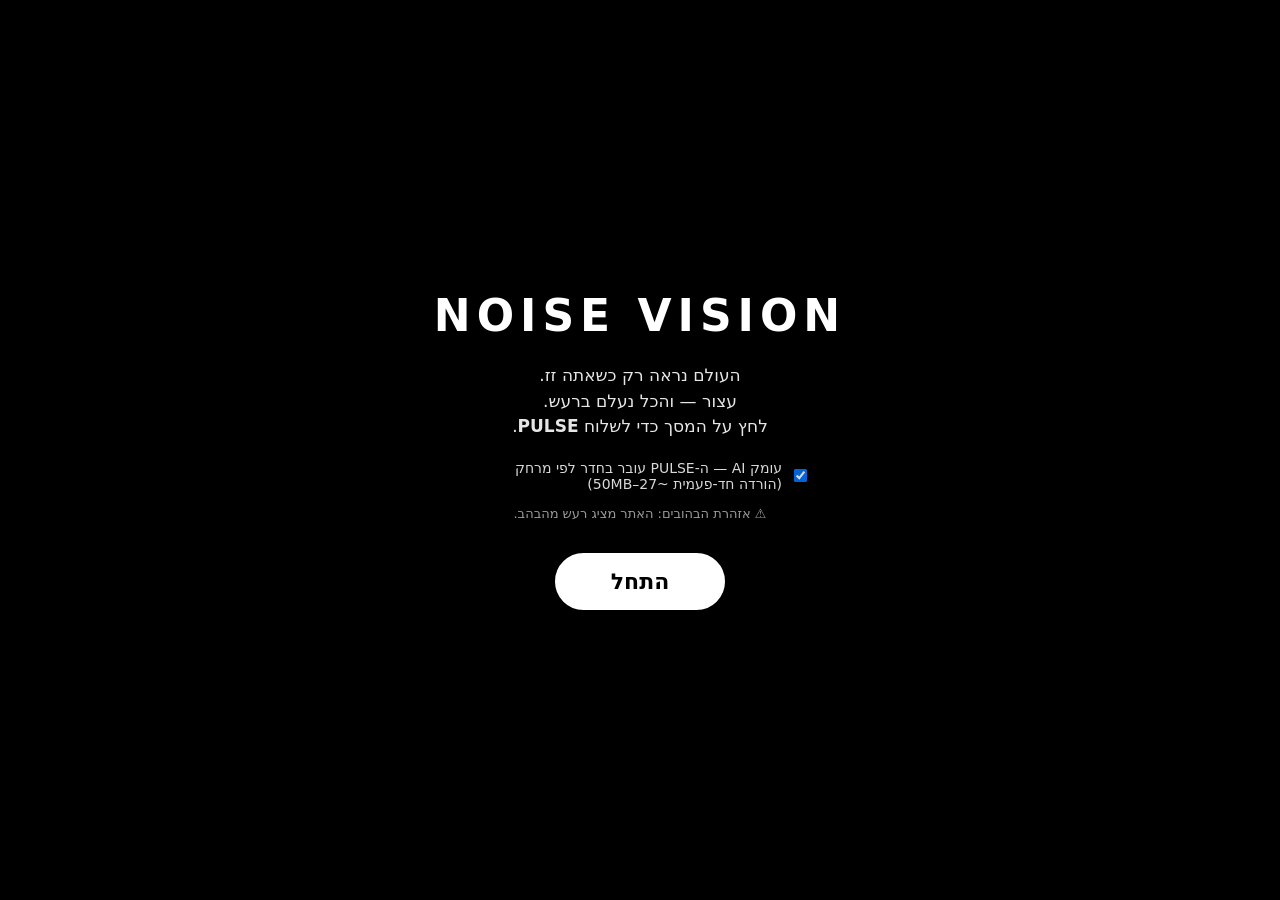
<file: noise-vision/index.html>
<!DOCTYPE html>
<html lang="he" dir="rtl">
<head>
<meta charset="utf-8">
<meta name="viewport" content="width=device-width, initial-scale=1, viewport-fit=cover, user-scalable=no">
<meta name="apple-mobile-web-app-capable" content="yes">
<meta name="theme-color" content="#000000">
<title>NOISE VISION</title>
<link rel="stylesheet" href="style.css">
</head>
<body>
<canvas id="gl"></canvas>
<video id="cam" playsinline muted autoplay></video>

<div id="start" class="overlay">
  <h1>NOISE VISION</h1>
  <p>העולם נראה רק כשאתה זז.<br>עצור — והכל נעלם ברעש.<br>לחץ על המסך כדי לשלוח <b>PULSE</b>.</p>
  <label class="startchk"><input id="ai0" type="checkbox" checked> עומק AI — ה-PULSE עובר בחדר לפי מרחק (הורדה חד-פעמית ~27–50MB)</label>
  <p class="warn">⚠️ אזהרת הבהובים: האתר מציג רעש מהבהב.</p>
  <button id="go">התחל</button>
  <p id="err" class="err" hidden></p>
</div>

<button id="gear" class="fab" hidden aria-label="הגדרות">⚙</button>
<button id="pulseBtn" class="fab pulse" hidden>PULSE</button>
<button id="torch" class="fab" hidden aria-label="פנס">🔦</button>
<div id="status" hidden></div>

<div id="panel" hidden>
  <h2>הגדרות</h2>
  <label>מצב
    <select id="mode">
      <option value="0">תנועה (מצלמה זזה → העולם מופיע)</option>
      <option value="1">קלאסי (כמו MOTUS — אזורים בהירים זזים)</option>
    </select>
  </label>
  <label>רגישות לתנועה <input id="sens" type="range" min="0" max="1" step="0.01" value="0.55"></label>
  <label>הפרדת עצמים (0 = הכל זז, גבוה = רק עצמים עם טקסטורה) <input id="sep" type="range" min="0" max="1" step="0.01" value="0.35"></label>
  <label>גודל גרעין <input id="grain" type="range" min="1" max="8" step="1" value="3"></label>
  <label>מהירות החלקה <input id="speed" type="range" min="0.2" max="3" step="0.1" value="1"></label>
  <label>סף בהירות (קלאסי) <input id="thr" type="range" min="0" max="1" step="0.01" value="0.5"></label>
  <label>משך PULSE <input id="pdur" type="range" min="0.6" max="4" step="0.1" value="1.8"></label>
  <label>דעיכת הד <input id="decay" type="range" min="0.9" max="0.995" step="0.001" value="0.975"></label>
  <div class="row">
    <label>צבע 1 <input id="colA" type="color" value="#000000"></label>
    <label>צבע 2 <input id="colB" type="color" value="#ffffff"></label>
  </div>
  <label class="chk"><input id="ai" type="checkbox" checked> עומק AI (PULSE לפי מרחק + הפרדת עצמים לפי צורה)</label>
  <label class="chk"><input id="clap" type="checkbox"> מחיאת כף = PULSE (מיקרופון)</label>
  <label class="chk"><input id="debug" type="checkbox"> מצב דיבאג (מצלמה | עומק/תנועה + זמני מודל)</label>
  <button id="close">סגור</button>
</div>

<script type="module" src="app.js"></script>
</body>
</html>
</file>
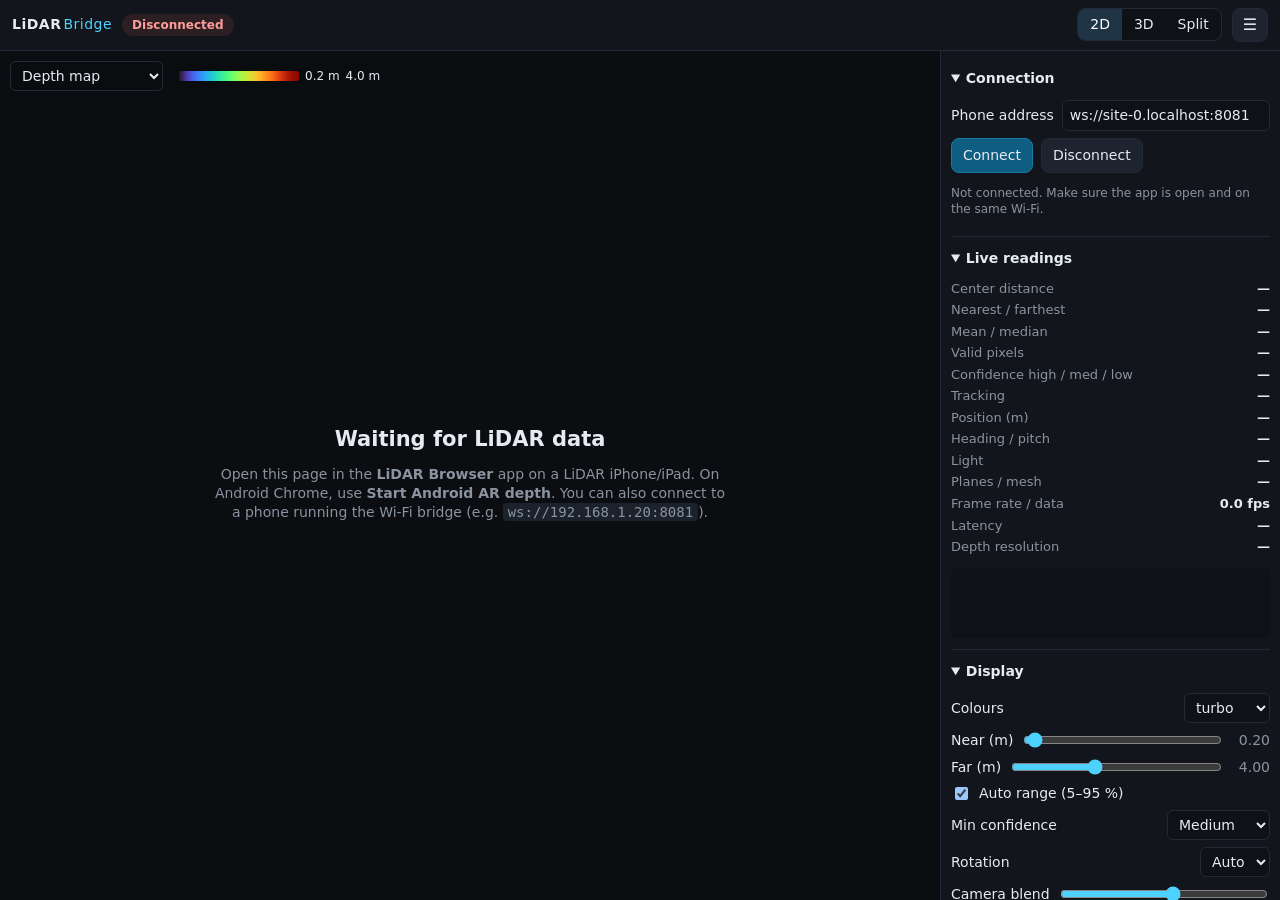
<file: lidar-browser/web/index.html>
<!DOCTYPE html>
<html lang="en">
<head>
  <meta charset="utf-8">
  <meta name="viewport" content="width=device-width, initial-scale=1, viewport-fit=cover, user-scalable=no">
  <title>LiDAR Bridge</title>
  <link rel="icon" href="data:,">
  <link rel="stylesheet" href="css/app.css">
  <script type="importmap">
    { "imports": { "three": "./vendor/three.module.js" } }
  </script>
</head>
<body>
<div id="app">
  <header id="topbar">
    <div class="brand">LiDAR<span>Bridge</span></div>
    <div id="conn" class="pill off" title="Connection">Disconnected</div>
    <div id="device" class="muted small"></div>
    <div class="spacer"></div>
    <div class="tabs" role="tablist">
      <button class="tab active" data-view="2d">2D</button>
      <button class="tab" data-view="3d">3D</button>
      <button class="tab" data-view="split">Split</button>
    </div>
    <button id="panelToggle" class="iconbtn" title="Controls">☰</button>
  </header>

  <main id="main" class="view-2d">
    <section id="stage">
      <div id="view2d" class="pane">
        <canvas id="depthCanvas"></canvas>
        <div id="hud2d" class="hud">
          <select id="mode" title="What to show">
            <option value="depth">Depth map</option>
            <option value="blend">Camera + depth</option>
            <option value="camera">Camera</option>
            <option value="normals">Surface normals</option>
            <option value="contours">Depth contours</option>
            <option value="confidence">Confidence</option>
          </select>
          <span id="legend" class="legend"><canvas id="legendCanvas" width="160" height="10"></canvas><span id="legendMin">0</span><span id="legendMax">5</span></span>
        </div>
        <div id="emptyState" class="empty">
          <h2>Waiting for LiDAR data</h2>
          <p>Open this page in the <b>LiDAR Browser</b> app on a LiDAR iPhone/iPad. On Android Chrome, use <b>Start Android AR depth</b>. You can also connect to a phone running the Wi-Fi bridge (e.g. <code>ws://192.168.1.20:8081</code>).</p>
          <p id="androidHint" hidden>This browser supports WebXR depth sensing – tap <b>Start Android AR depth</b> in the controls.</p>
        </div>
      </div>
      <div id="view3d" class="pane"></div>
    </section>

    <aside id="panel">
      <details open>
        <summary>Connection</summary>
        <label class="row">Phone address
          <input id="wsUrl" type="text" spellcheck="false" placeholder="ws://192.168.1.20:8081">
        </label>
        <div class="row btns">
          <button id="connectBtn" class="primary">Connect</button>
          <button id="disconnectBtn">Disconnect</button>
        </div>
        <div class="row btns" id="xrRow" hidden>
          <button id="xrBtn">Start Android AR depth</button>
        </div>
        <p id="connMsg" class="muted small"></p>
      </details>

      <details open>
        <summary>Live readings</summary>
        <div class="stats">
          <div><span>Center distance</span><b id="sCenter">—</b></div>
          <div><span>Nearest / farthest</span><b id="sMinMax">—</b></div>
          <div><span>Mean / median</span><b id="sMean">—</b></div>
          <div><span>Valid pixels</span><b id="sValid">—</b></div>
          <div><span>Confidence high / med / low</span><b id="sConf">—</b></div>
          <div><span>Tracking</span><b id="sTracking">—</b></div>
          <div><span>Position (m)</span><b id="sPos">—</b></div>
          <div><span>Heading / pitch</span><b id="sAngles">—</b></div>
          <div><span>Light</span><b id="sLight">—</b></div>
          <div><span>Planes / mesh</span><b id="sScene">—</b></div>
          <div><span>Frame rate / data</span><b id="sRate">—</b></div>
          <div><span>Latency</span><b id="sLatency">—</b></div>
          <div><span>Depth resolution</span><b id="sRes">—</b></div>
        </div>
        <canvas id="histogram" width="300" height="70" title="Depth histogram"></canvas>
      </details>

      <details open>
        <summary>Display</summary>
        <label class="row">Colours
          <select id="colormap"><option>turbo</option><option>inferno</option><option>viridis</option><option>gray</option></select>
        </label>
        <label class="row">Near (m) <input id="rangeMin" type="range" min="0" max="10" step="0.05" value="0.2"><output id="rangeMinOut">0.20</output></label>
        <label class="row">Far (m) <input id="rangeMax" type="range" min="0.2" max="10" step="0.05" value="4"><output id="rangeMaxOut">4.00</output></label>
        <label class="row check"><input id="autoRange" type="checkbox" checked> Auto range (5–95 %)</label>
        <label class="row">Min confidence
          <select id="confMin"><option value="0">Low (all)</option><option value="1" selected>Medium</option><option value="2">High only</option></select>
        </label>
        <label class="row">Rotation
          <select id="rotation"><option value="auto">Auto</option><option value="0">0°</option><option value="90">90°</option><option value="180">180°</option><option value="270">270°</option></select>
        </label>
        <label class="row">Camera blend <input id="blend" type="range" min="0" max="1" step="0.05" value="0.55"></label>
        <label class="row">Contour step (cm) <input id="contourStep" type="range" min="2" max="100" step="1" value="10"><output id="contourOut">10</output></label>
        <label class="row check"><input id="smoothPixels" type="checkbox"> Smooth pixels</label>
      </details>

      <details>
        <summary>Measure</summary>
        <p class="muted small">Tap the 2D view: first tap = point A, second = point B. Points stay fixed in the room as you move.</p>
        <div class="stats">
          <div><span>A → B distance</span><b id="mDist">—</b></div>
          <div><span>Height difference</span><b id="mHeight">—</b></div>
          <div><span>A / B from camera</span><b id="mCam">—</b></div>
        </div>
        <div class="row btns"><button id="measureClear">Clear points</button></div>
      </details>

      <details>
        <summary>3D view</summary>
        <label class="row check"><input id="showLive" type="checkbox" checked> Live point cloud</label>
        <label class="row check"><input id="accumulate" type="checkbox"> Build 3D map (accumulate)</label>
        <label class="row check"><input id="showAccumulated" type="checkbox" checked> Show 3D map</label>
        <label class="row check"><input id="showMesh" type="checkbox" checked> ARKit scene mesh</label>
        <label class="row check"><input id="meshWireframe" type="checkbox"> Mesh wireframe</label>
        <label class="row">Mesh colours
          <select id="meshColor"><option value="class">By surface type</option><option value="plain">Plain</option></select>
        </label>
        <label class="row check"><input id="showPlanes" type="checkbox" checked> Detected planes</label>
        <label class="row check"><input id="showCamera" type="checkbox" checked> Phone + path</label>
        <label class="row check"><input id="followDevice" type="checkbox"> Follow phone</label>
        <label class="row">Point colours
          <select id="colorBy"><option value="rgb">Camera colour</option><option value="depth">Depth colour</option></select>
        </label>
        <label class="row">Point size <input id="pointSize" type="range" min="0.002" max="0.04" step="0.001" value="0.012"></label>
        <label class="row">Map voxel (cm) <input id="voxel" type="range" min="0.5" max="10" step="0.5" value="2"><output id="voxelOut">2</output></label>
        <label class="row">Max range (m) <input id="maxRange" type="range" min="0.5" max="10" step="0.5" value="5"><output id="maxRangeOut">5</output></label>
        <div class="stats"><div><span>Map points</span><b id="sMap">0</b></div></div>
        <div class="row btns"><button id="clearMap">Clear map</button><button id="resetView">Reset view</button></div>
      </details>

      <details>
        <summary>Stream settings (phone)</summary>
        <label class="row">Frame rate
          <select id="fps"><option>5</option><option>10</option><option selected>15</option><option>30</option><option>60</option></select>
        </label>
        <label class="row check"><input id="rgb" type="checkbox" checked> Send camera image</label>
        <label class="row">Image width
          <select id="rgbWidth"><option>320</option><option selected>640</option><option>960</option><option>1280</option></select>
        </label>
        <label class="row">JPEG quality <input id="jpegQuality" type="range" min="0.2" max="0.95" step="0.05" value="0.6"></label>
        <label class="row check"><input id="smoothed" type="checkbox"> Smoothed depth (ARKit temporal filter)</label>
        <label class="row check"><input id="meshStream" type="checkbox" checked> Send scene mesh</label>
        <label class="row check"><input id="planesStream" type="checkbox" checked> Send planes</label>
        <div class="row btns"><button id="resetTracking">Reset tracking</button><button id="requestMesh">Resend mesh</button></div>
      </details>

      <details>
        <summary>Export &amp; record</summary>
        <div class="row btns wrap">
          <button id="exDepth">Depth PNG (16-bit mm)</button>
          <button id="exConf">Confidence PNG</button>
          <button id="exRGB">Camera JPG</button>
          <button id="exView">2D view PNG</button>
          <button id="exMeta">Frame JSON</button>
          <button id="exRaw">Raw depth .bin</button>
          <button id="exFramePly">Frame point cloud PLY</button>
          <button id="exMapPly">3D map PLY</button>
          <button id="exMesh">Mesh OBJ</button>
          <button id="ex3d">3D view PNG</button>
        </div>
        <label class="row">Record every Nth frame <input id="recEvery" type="number" min="1" max="30" value="1"></label>
        <div class="row btns">
          <button id="recBtn" class="rec">● Record</button>
          <button id="recSave" disabled>Save ZIP</button>
        </div>
        <p id="recInfo" class="muted small">Saves depth PNG + confidence + camera JPG + poses for every frame.</p>
      </details>
    </aside>
  </main>
  <div id="toast" hidden></div>
</div>
<script type="module" src="js/main.js"></script>
</body>
</html>
</file>
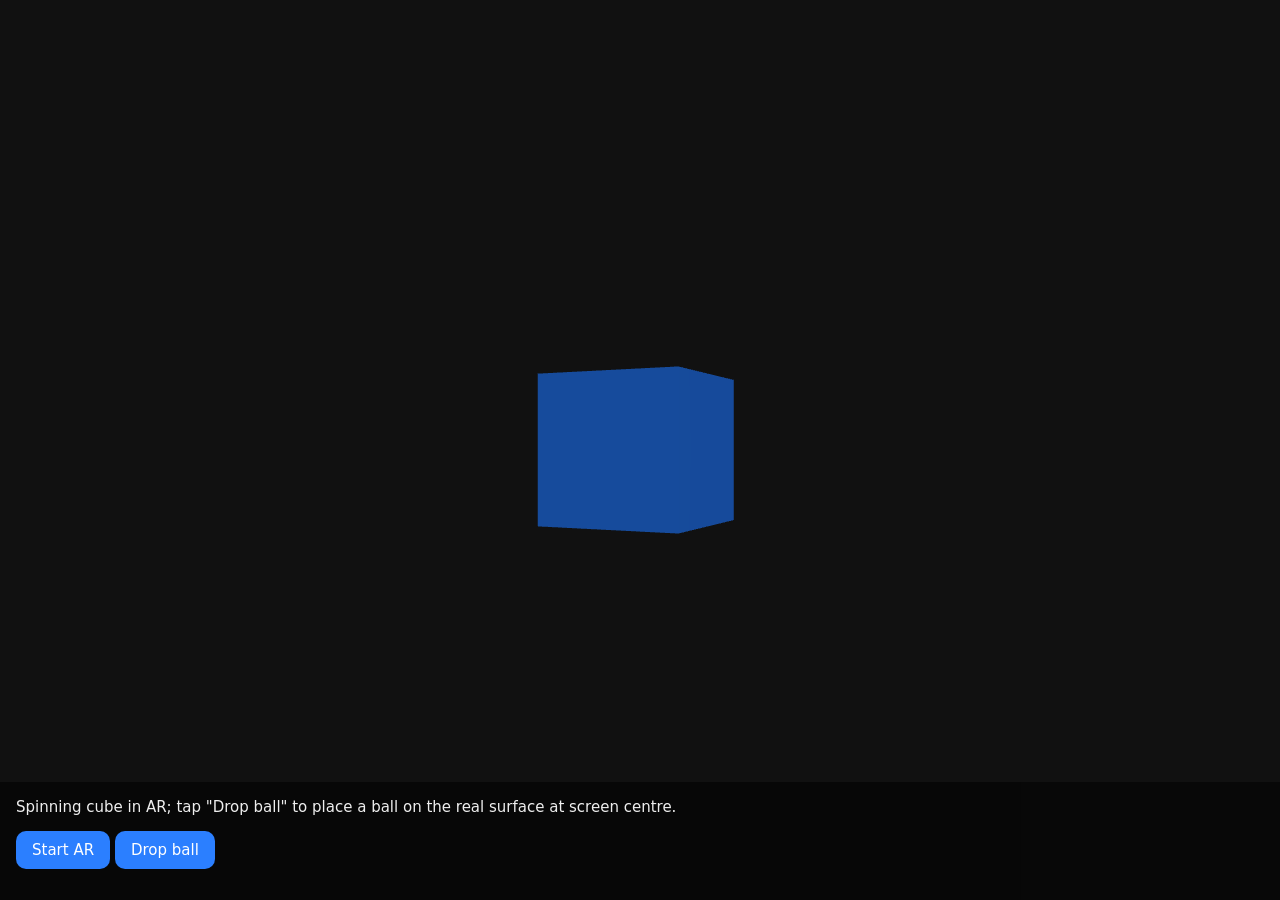
<file: lidar-browser/web/examples/three-ar.html>
<!DOCTYPE html>
<html lang="en">
<head>
<meta charset="utf-8">
<link rel="icon" href="data:,">
<meta name="viewport" content="width=device-width, initial-scale=1, viewport-fit=cover">
<title>three.js AR + LiDAR depth – example</title>
<style>
  body { margin: 0; font: 15px system-ui, sans-serif; background: #111; color: #eee; }
  #ui { position: fixed; left: 0; right: 0; bottom: 0; padding: 16px; background: rgba(0,0,0,.55); }
  button { font: inherit; padding: 10px 16px; border-radius: 10px; border: 0; background: #2b7fff; color: #fff; }
</style>
<script type="importmap">{ "imports": { "three": "../vendor/three.module.js" } }</script>
</head>
<body>
<!-- Standard three.js WebXR code. A ball is dropped where the LiDAR says the surface in front of you is. -->
<div id="ui"><div id="info">Spinning cube in AR; tap "Drop ball" to place a ball on the real surface at screen centre.</div>
<p><button id="go">Start AR</button> <button id="drop" disabled>Drop ball</button></p></div>
<script type="module">
import * as THREE from 'three';
window.__threeResults = { frames: 0, depthReads: 0, balls: 0, errors: [], cam: null };
const renderer = new THREE.WebGLRenderer({ antialias: true, alpha: true });
renderer.setPixelRatio(window.devicePixelRatio);
renderer.setSize(innerWidth, innerHeight);
renderer.xr.enabled = true;
renderer.xr.setReferenceSpaceType('local');
document.body.appendChild(renderer.domElement);

const scene = new THREE.Scene();
const camera = new THREE.PerspectiveCamera(60, innerWidth / innerHeight, 0.01, 50);
scene.add(new THREE.HemisphereLight(0xffffff, 0x444444, 2));
const cube = new THREE.Mesh(new THREE.BoxGeometry(0.15, 0.15, 0.15), new THREE.MeshStandardMaterial({ color: 0x2b7fff }));
cube.position.set(0, 0, -0.8);
scene.add(cube);

let session = null, wantDrop = false;
document.getElementById('go').onclick = async () => {
  if (session) { session.end(); return; }
  try {
    session = await navigator.xr.requestSession('immersive-ar', {
      requiredFeatures: ['local'], optionalFeatures: ['depth-sensing', 'dom-overlay'],
      domOverlay: { root: document.getElementById('ui') },
      depthSensing: { usagePreference: ['cpu-optimized'], dataFormatPreference: ['float32'] },
    });
    await renderer.xr.setSession(session);
    document.getElementById('go').textContent = 'Stop';
    document.getElementById('drop').disabled = false;
    session.addEventListener('end', () => { session = null; document.getElementById('go').textContent = 'Start AR'; document.getElementById('drop').disabled = true; });
  } catch (e) { window.__threeResults.errors.push(e.message); document.getElementById('info').textContent = e.message; }
};
document.getElementById('drop').onclick = () => { wantDrop = true; };

renderer.setAnimationLoop((t, frame) => {
  const r = window.__threeResults;
  cube.rotation.y = t / 800;
  if (frame) {
    r.frames++;
    const cam = renderer.xr.getCamera();
    r.cam = cam.position.toArray().map(v => +v.toFixed(3));
    const pose = frame.getViewerPose(renderer.xr.getReferenceSpace());
    if (pose && wantDrop && frame.session.depthUsage) {
      const d = frame.getDepthInformation(pose.views[0]);
      if (d) {
        r.depthReads++;
        const m = d.getDepthInMeters(0.5, 0.5);
        if (m > 0) {
          const dir = new THREE.Vector3(0, 0, -1).applyQuaternion(cam.quaternion);
          const ball = new THREE.Mesh(new THREE.SphereGeometry(0.04, 24, 16), new THREE.MeshStandardMaterial({ color: 0xffb020 }));
          ball.position.copy(cam.position).addScaledVector(dir, m);
          scene.add(ball);
          r.balls++;
          document.getElementById('info').textContent = `Ball placed ${m.toFixed(2)} m away`;
        }
      }
      wantDrop = false;
    }
  }
  renderer.render(scene, camera);
});
</script>
</body>
</html>
</file>
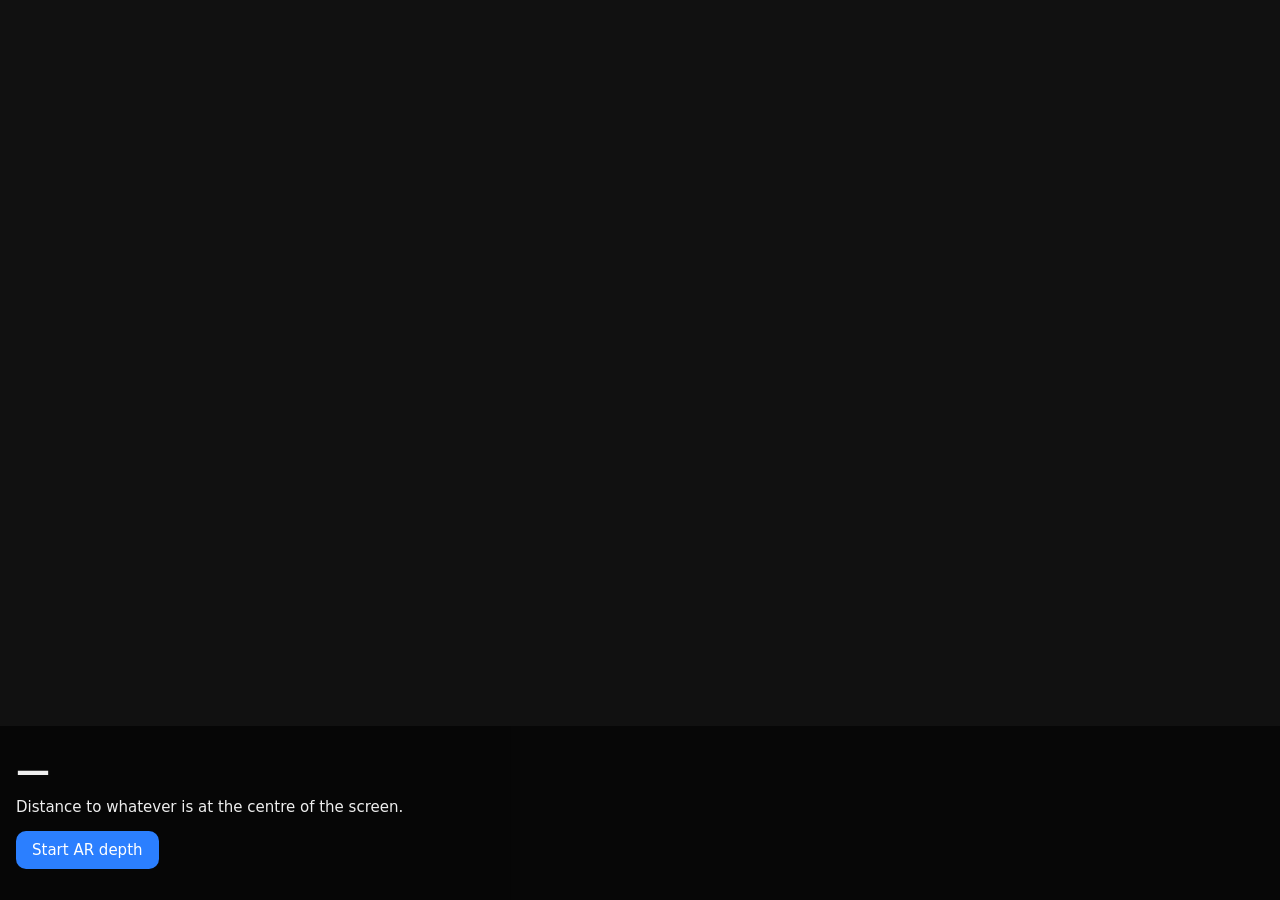
<file: lidar-browser/web/examples/webxr-depth.html>
<!DOCTYPE html>
<html lang="en">
<head>
<meta charset="utf-8">
<link rel="icon" href="data:,">
<meta name="viewport" content="width=device-width, initial-scale=1, viewport-fit=cover">
<title>WebXR depth – example</title>
<style>
  body { margin: 0; font: 15px system-ui, sans-serif; background: #111; color: #eee; }
  #ui { position: fixed; left: 0; right: 0; bottom: 0; padding: 16px; background: rgba(0,0,0,.6); }
  button { font: inherit; padding: 10px 16px; border-radius: 10px; border: 0; background: #2b7fff; color: #fff; }
  #reading { font-size: 34px; font-weight: 700; margin: 8px 0; }
  #cross { position: fixed; left: 50%; top: 50%; width: 24px; height: 24px; margin: -12px; border: 2px solid #fff; border-radius: 50%; }
</style>
</head>
<body>
<!-- Plain WebXR code, the same that runs on Android Chrome. In LiDAR Browser on iPhone it gets real LiDAR depth. -->
<div id="cross" hidden></div>
<div id="ui">
  <div id="reading">—</div>
  <div id="info">Distance to whatever is at the centre of the screen.</div>
  <p><button id="go">Start AR depth</button></p>
</div>
<script>
const go = document.getElementById('go');
let session = null;
window.__xrResults = { frames: 0, depthFrames: 0, last: null, errors: [] };

async function start() {
  if (session) { session.end(); return; }
  if (!navigator.xr || !(await navigator.xr.isSessionSupported('immersive-ar'))) {
    document.getElementById('info').textContent = 'WebXR AR is not available in this browser.';
    return;
  }
  session = await navigator.xr.requestSession('immersive-ar', {
    requiredFeatures: ['depth-sensing'],
    optionalFeatures: ['dom-overlay', 'local-floor'],
    domOverlay: { root: document.getElementById('ui') },
    depthSensing: { usagePreference: ['cpu-optimized'], dataFormatPreference: ['float32', 'luminance-alpha'] },
  });
  const canvas = document.createElement('canvas');
  const gl = canvas.getContext('webgl', { xrCompatible: true });
  await session.updateRenderState({ baseLayer: new XRWebGLLayer(session, gl) });
  const space = await session.requestReferenceSpace('local');
  const floorSpace = await session.requestReferenceSpace('local-floor').catch(() => null);
  document.getElementById('cross').hidden = false;
  go.textContent = 'Stop';
  session.addEventListener('end', () => { session = null; go.textContent = 'Start AR depth'; document.getElementById('cross').hidden = true; });

  session.requestAnimationFrame(function onFrame(time, frame) {
    session.requestAnimationFrame(onFrame);
    const r = window.__xrResults;
    r.frames++;
    const pose = frame.getViewerPose(space);
    gl.bindFramebuffer(gl.FRAMEBUFFER, session.renderState.baseLayer.framebuffer);
    gl.clearColor(0, 0, 0, 0); gl.clear(gl.COLOR_BUFFER_BIT);
    if (!pose) return;
    const depth = frame.getDepthInformation(pose.views[0]);
    if (!depth) return;
    r.depthFrames++;
    const meters = depth.getDepthInMeters(0.5, 0.5);
    const p = pose.transform.position;
    const fp = floorSpace ? frame.getViewerPose(floorSpace) : null;
    r.last = { meters, width: depth.width, height: depth.height, position: [p.x, p.y, p.z],
               heightAboveFloor: fp ? fp.transform.position.y : null, format: session.depthDataFormat, usage: session.depthUsage };
    document.getElementById('reading').textContent = meters > 0 ? meters.toFixed(2) + ' m' : '—';
    document.getElementById('info').textContent =
      `depth ${depth.width}×${depth.height} · phone at ${p.x.toFixed(2)}, ${p.y.toFixed(2)}, ${p.z.toFixed(2)}` +
      (fp ? ` · ${fp.transform.position.y.toFixed(2)} m above floor` : '');
  });
}
go.onclick = () => start().catch(e => { window.__xrResults.errors.push(e.message); document.getElementById('info').textContent = e.message; });
</script>
</body>
</html>
</file>
<file: noise-vision/style.css>
* { box-sizing: border-box; -webkit-tap-highlight-color: transparent; }
html, body { margin: 0; height: 100%; background: #000; color: #fff; overflow: hidden;
  font-family: -apple-system, system-ui, "Segoe UI", Arial, sans-serif; touch-action: none; user-select: none; -webkit-user-select: none; }
canvas#gl { position: fixed; inset: 0; width: 100vw; height: 100vh; height: 100dvh; display: block; image-rendering: pixelated; }
video#cam { position: fixed; left: 0; top: 0; width: 2px; height: 2px; opacity: 0.01; pointer-events: none; }
[hidden] { display: none !important; }
.overlay { position: fixed; inset: 0; display: flex; flex-direction: column; align-items: center; justify-content: center;
  text-align: center; padding: 24px; background: rgba(0,0,0,.88); z-index: 10; gap: 6px; overflow-y: auto; justify-content: safe center; touch-action: pan-y; }
.overlay h1 { font-size: 44px; letter-spacing: 6px; margin: 0 0 10px; font-weight: 900; }
.overlay p { font-size: 17px; line-height: 1.5; margin: 6px 0; opacity: .9; }
.overlay .warn { font-size: 13px; opacity: .6; }
.err { color: #ff7070; font-size: 14px; direction: ltr; }
button { font: inherit; }
#go { margin-top: 18px; font-size: 22px; padding: 14px 54px; border-radius: 40px; border: 2px solid #fff; background: #fff; color: #000; font-weight: 800; }
.fab { position: fixed; z-index: 5; border: 1px solid rgba(255,255,255,.35); background: rgba(0,0,0,.45); color: #fff;
  border-radius: 30px; padding: 10px 14px; font-size: 18px; backdrop-filter: blur(6px); -webkit-backdrop-filter: blur(6px); }
#gear { top: max(14px, env(safe-area-inset-top)); left: 14px; }
.fab.pulse { bottom: max(22px, env(safe-area-inset-bottom)); left: 50%; transform: translateX(-50%); font-weight: 800; letter-spacing: 3px; padding: 14px 30px; }
#status { position: fixed; z-index: 5; top: max(18px, env(safe-area-inset-top)); right: 14px; font-size: 12px; background: rgba(0,0,0,.5); padding: 6px 10px; border-radius: 10px; direction: rtl; }
#panel { position: fixed; z-index: 20; inset: auto 0 0 0; max-height: 78vh; overflow-y: auto; background: rgba(15,15,15,.96);
  padding: 16px 18px max(18px, env(safe-area-inset-bottom)); border-radius: 18px 18px 0 0; display: flex; flex-direction: column; gap: 10px; touch-action: pan-y; }
#panel h2 { margin: 0 0 4px; font-size: 18px; }
#panel label { display: flex; flex-direction: column; gap: 4px; font-size: 14px; }
#panel label.chk { flex-direction: row; align-items: center; gap: 8px; }
#panel .row { display: flex; gap: 16px; }
#panel select, #panel input[type=range] { width: 100%; }
#panel select { font-size: 15px; padding: 6px; background: #222; color: #fff; border: 1px solid #444; border-radius: 8px; }
#close { margin-top: 6px; padding: 10px; border-radius: 12px; border: 0; background: #fff; color: #000; font-weight: 700; }

.startchk { display:flex; gap:8px; align-items:center; font-size:14px; opacity:.85; margin-top:8px; max-width:340px; text-align:right; }

#torch { bottom: max(22px, env(safe-area-inset-bottom)); left: 16px; }
#torch.on { background: rgba(255,230,120,.85); color: #000; }
#torch.hint { animation: hint 1s ease-in-out infinite alternate; border-color: #ffd54a; }
@keyframes hint { from { box-shadow: 0 0 0 0 rgba(255,213,74,.0); } to { box-shadow: 0 0 0 8px rgba(255,213,74,.45); } }
</file>
<file: lidar-browser/web/css/app.css>
:root {
  --bg: #0b0d10; --panel: #12161c; --line: #222a35; --text: #e6ebf2; --muted: #8a93a0;
  --accent: #4dd2ff; --good: #46c86e; --warn: #f0c443; --bad: #e85a5a;
  color-scheme: dark;
}
* { box-sizing: border-box; }
[hidden] { display: none !important; }
html, body { margin: 0; height: 100%; background: var(--bg); color: var(--text);
  font: 14px/1.35 system-ui, -apple-system, "Segoe UI", Roboto, sans-serif; overscroll-behavior: none; }
#app { display: flex; flex-direction: column; height: 100dvh; }
button, select, input { font: inherit; color: inherit; }
button { background: #1d2430; border: 1px solid var(--line); border-radius: 8px; padding: 7px 11px; cursor: pointer; }
button:hover { background: #253043; }
button:disabled { opacity: .45; cursor: default; }
button.primary { background: #0f5d80; border-color: #187aa6; }
button.rec { color: #ff7b7b; }
button.rec.on { background: #6b1d1d; color: #fff; }
select, input[type=text], input[type=number] { background: #0e1217; border: 1px solid var(--line); border-radius: 6px; padding: 5px 7px; }
input[type=range] { flex: 1; min-width: 80px; accent-color: var(--accent); }
code { background: #1b222c; padding: 1px 5px; border-radius: 4px; }

#topbar { display: flex; align-items: center; gap: 10px; padding: 8px 12px; padding-top: max(8px, env(safe-area-inset-top));
  border-bottom: 1px solid var(--line); background: var(--panel); }
.brand { font-weight: 800; letter-spacing: .5px; }
.brand span { color: var(--accent); font-weight: 400; margin-left: 2px; }
.pill { padding: 3px 10px; border-radius: 999px; font-size: 12px; font-weight: 600; white-space: nowrap; }
.pill.off { background: #2b1f22; color: #ff9c9c; }
.pill.wait { background: #2e2a16; color: var(--warn); }
.pill.on { background: #15301f; color: #7fe39c; }
.muted { color: var(--muted); }
.small { font-size: 12px; }
.spacer { flex: 1; }
.tabs { display: flex; background: #0e1217; border: 1px solid var(--line); border-radius: 8px; overflow: hidden; }
.tab { border: 0; border-radius: 0; background: transparent; padding: 6px 12px; }
.tab.active { background: #1f3445; color: #fff; }
.iconbtn { padding: 5px 10px; font-size: 16px; }

#main { flex: 1; display: flex; min-height: 0; }
#stage { flex: 1; display: flex; min-width: 0; position: relative; }
.pane { position: relative; flex: 1; min-width: 0; min-height: 0; }
#view2d canvas#depthCanvas { position: absolute; inset: 0; width: 100%; height: 100%; touch-action: none; }
#view3d canvas { display: block; }
.view-2d #view3d { display: none; }
.view-3d #view2d { display: none; }
.view-split #view2d { border-right: 1px solid var(--line); }

.hud { position: absolute; left: 10px; top: 10px; display: flex; gap: 8px; align-items: center; flex-wrap: wrap; }
.hud select { background: rgba(10,13,17,.85); }
.legend { display: inline-flex; align-items: center; gap: 6px; background: rgba(10,13,17,.85); padding: 5px 8px; border-radius: 6px; font-size: 12px; }
.legend canvas { width: 120px; height: 10px; border-radius: 2px; }
.empty { position: absolute; inset: 0; display: flex; flex-direction: column; align-items: center; justify-content: center;
  text-align: center; padding: 30px; color: var(--muted); pointer-events: none; }
.empty h2 { color: var(--text); margin: 0 0 8px; }
.empty p { max-width: 520px; margin: 4px 0; }

#panel { width: 340px; flex: none; overflow-y: auto; background: var(--panel); border-left: 1px solid var(--line);
  padding: 6px 10px calc(20px + env(safe-area-inset-bottom)); }
details { border-bottom: 1px solid var(--line); padding: 6px 0; }
summary { cursor: pointer; font-weight: 700; padding: 6px 0; user-select: none; }
.row { display: flex; align-items: center; gap: 8px; margin: 7px 0; justify-content: space-between; }
.row > input[type=text] { flex: 1; min-width: 0; }
.row.check { justify-content: flex-start; }
.row output { width: 38px; text-align: right; font-variant-numeric: tabular-nums; color: var(--muted); }
.btns { justify-content: flex-start; flex-wrap: wrap; }
.btns.wrap button { font-size: 12px; padding: 6px 9px; }
.stats { display: grid; gap: 4px; margin: 6px 0; }
.stats div { display: flex; justify-content: space-between; gap: 10px; font-size: 13px; }
.stats span { color: var(--muted); }
.stats b { font-weight: 600; font-variant-numeric: tabular-nums; text-align: right; }
#histogram { width: 100%; height: 70px; background: #0e1217; border-radius: 6px; margin-top: 6px; }
#toast { position: fixed; left: 50%; bottom: calc(24px + env(safe-area-inset-bottom)); transform: translateX(-50%);
  background: #1d2430; border: 1px solid var(--line); padding: 9px 14px; border-radius: 10px; z-index: 50; max-width: 90vw; }

/* Phones: controls become a bottom sheet */
@media (max-width: 820px) {
  #device { display: none; }
  #topbar { gap: 6px; padding-left: 8px; padding-right: 8px; }
  .brand span { display: none; }
  .tab { padding: 6px 9px; }
  #main { flex-direction: column; }
  #panel { position: fixed; left: 0; right: 0; bottom: 0; width: auto; max-height: 62dvh; z-index: 20;
    border-left: 0; border-top: 1px solid var(--line); border-radius: 14px 14px 0 0; transform: translateY(100%);
    transition: transform .2s ease; box-shadow: 0 -10px 30px rgba(0,0,0,.5); }
  #panel.open { transform: translateY(0); }
  .view-split #stage { flex-direction: column; }
  .view-split #view2d { border-right: 0; border-bottom: 1px solid var(--line); }
}
@media (min-width: 821px) {
  #panel.closed { display: none; }
}
</file>
